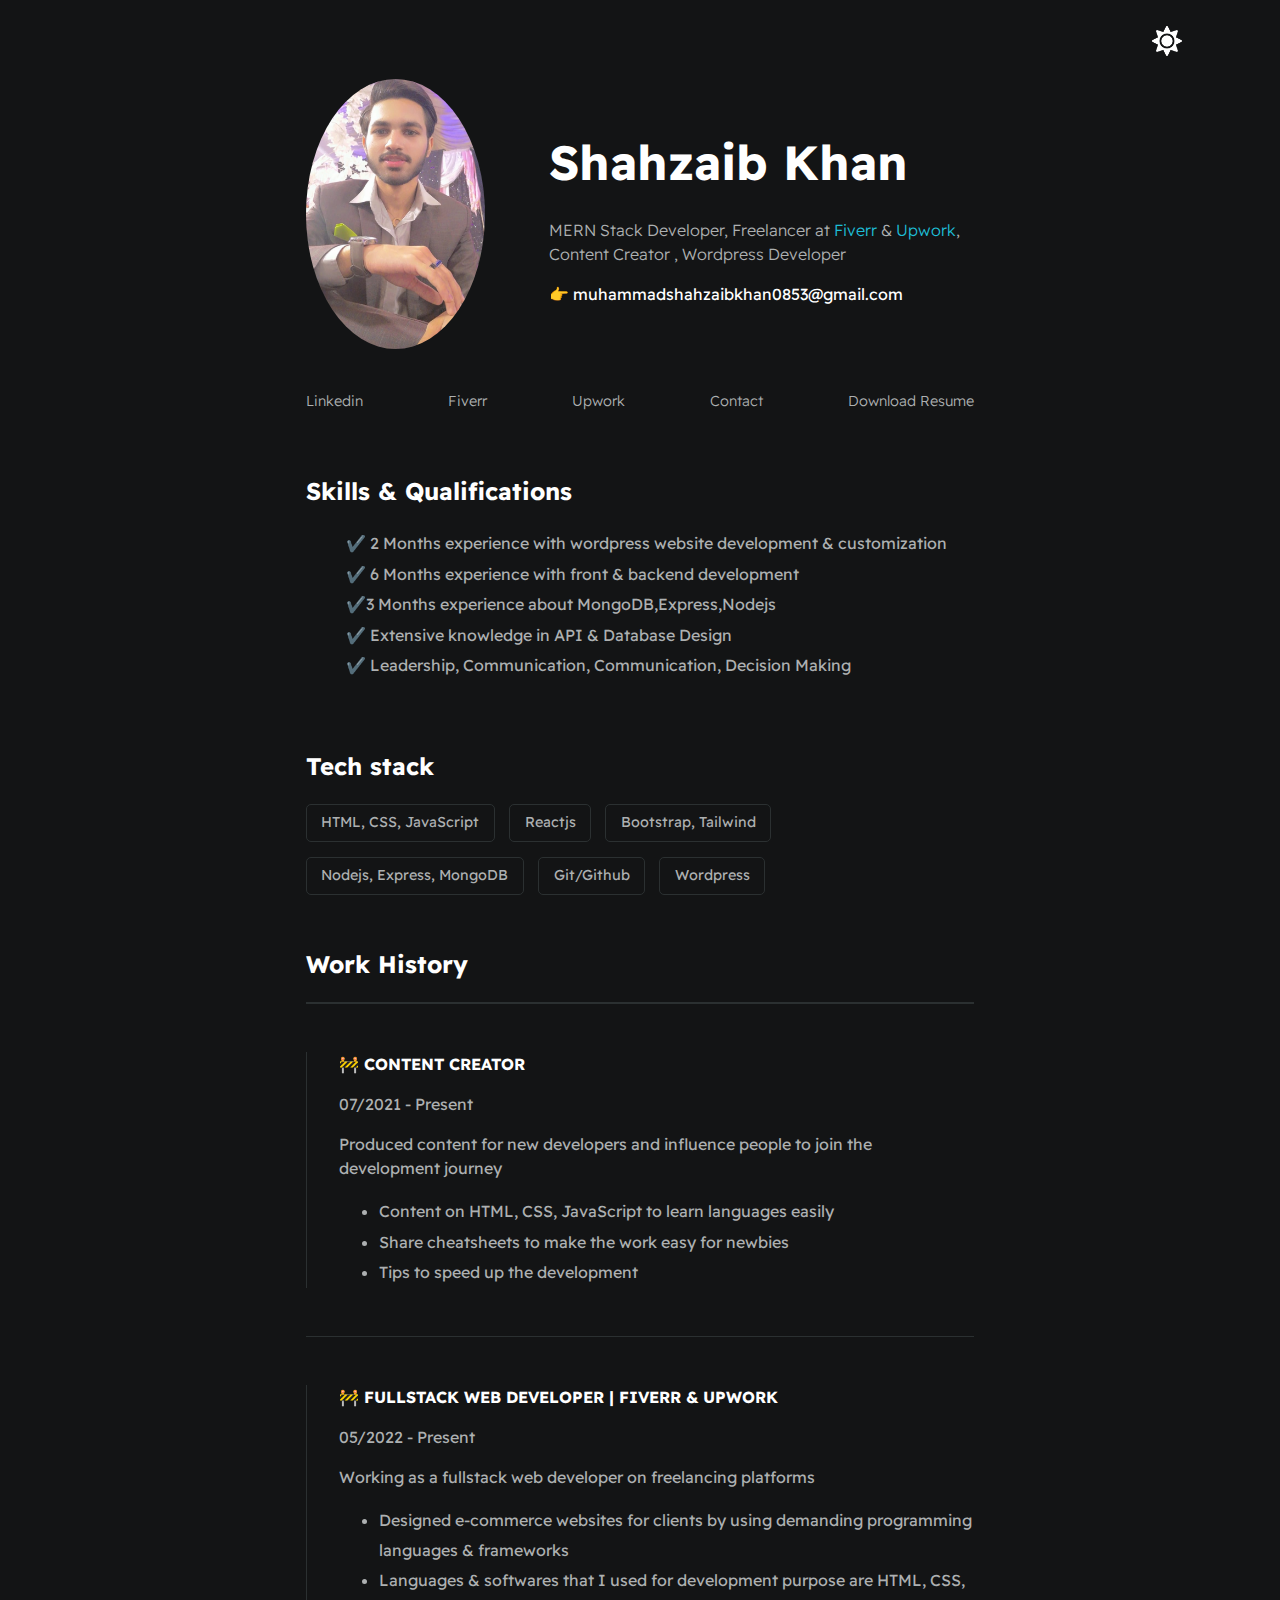
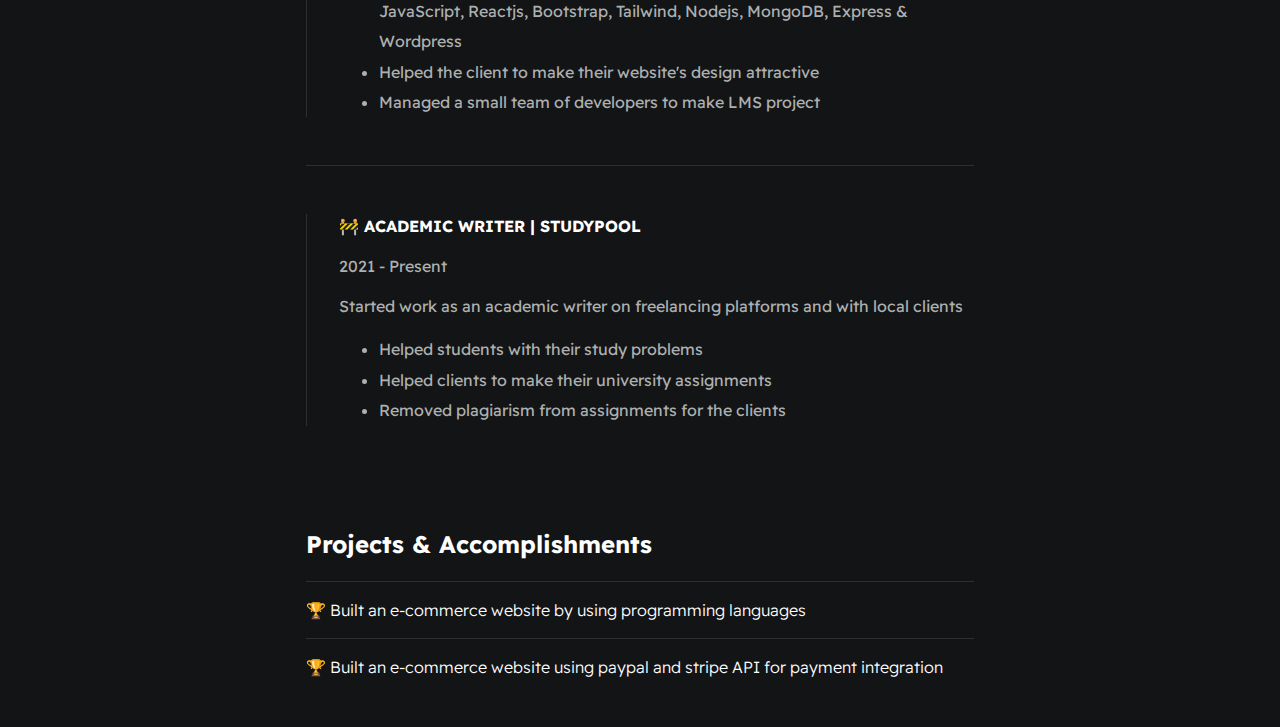
<file: index.html>
<!DOCTYPE html>
<html>

<head>
    <meta charset="utf-8">
    <meta http-equiv="X-UA-Compatible" content="IE=edge">
    <title>Shahzaib Khan</title>
    <meta name="description" content="">
    <meta name="viewport" content="width=device-width, initial-scale=1">

    <link rel="stylesheet" href="./styles/main.css">
</head>

<body>
    <img id="theme-icon" src="./assets/images/sun.png" alt="">


    <div id="container--main">
        <section id="wrapper--hero" class="section--page">
            <img id="profile-pic" src="./profile.JPG">

            <div>
                <h1 id="user-name">Shahzaib Khan</h1>
                <p id="bio">MERN Stack Developer, Freelancer at <a href="https://www.fiverr.com/bepro12"
                        target="_blank">Fiverr</a> & <a href="https://www.upwork.com/freelancers/~01f0949d7df89ab9ed"
                        target="_blank">Upwork</a>, Content Creator    , Wordpress Developer </p>
                <p id="email">👉 muhammadshahzaibkhan0853@gmail.com</p>
            </div>

        </section>

        <section class="section--page">

            <div id="socials--list">
                <a class="socials--list" href="https://www.linkedin.com/in/muhammad-shahzaib-khan-871a2b239/"
                    target="_blank">Linkedin</a>
                    
               
                <a class="socials--list" href="https://www.fiverr.com/shaziprince0853?up_rollout=true" target="_blank">Fiverr</a>
                <a class="socials--list" href="https://www.upwork.com/freelancers/~015f7b431e56e818d6"
                    target="_blank">Upwork</a>
                <a class="socials--list" href="tel:+9234458529" target="_blank">Contact</a>
                <a class="socials--list" href="./assets/Mern Stack cv.pdf" target="_blank">Download Resume</a>
            </div>
        </section>

        <section class="section--page">
            <h2>Skills & Qualifications</h2>
            <ul id="qualifications--list">
                <li>✔️ 2 Months experience with wordpress website development & customization</li>
                <li>✔️ 6 Months experience with front & backend development</li>
                <li>✔️3 Months experience about MongoDB,Express,Nodejs </li>
                <li>✔️ Extensive knowledge in API & Database Design</li>
                <li>✔️ Leadership, Communication, Communication, Decision Making   </li>
            </ul>
        </section>

        <section class="section--page">
            <h2>Tech stack</h2>

            <div id="wrapper--techstack__items">
                <div class="card--techstack"><span>HTML, CSS, JavaScript</span></div>
                <div class="card--techstack"><span>Reactjs</span></div>
                <div class="card--techstack"><span>Bootstrap, Tailwind</span></div>
                <div class="card--techstack"><span>Nodejs, Express, MongoDB</span></div>
                <div class="card--techstack"><span>Git/Github</span></div>
                <div class="card--techstack"><span>Wordpress</span></div>
            </div>
        </section>

        <section id="work-history-wrapper" class="section--page">
            <h2>Work History</h2>

            <div class="line-break"></div>
            <!-- <div class="card--work-history">
                <strong>🚧 WORDPRESS DEVELOPER | MANHANDLE.IN</strong>
                <p>03/2022 - Present</p>
                <p>Worked on making Manhandle's Website as a developer and designer </p>
                <ul>
                    <li>Develop website by using Elementor in short deadline</li>
                    <li>Made website by using client's guidlines and psd design</li>
                    <li>Implement plugins and SEO campaigns to generate more sales </li>
                </ul>
            </div> -->

            <div class="line-break"></div>

            <div class="card--work-history">
                <strong>🚧 CONTENT CREATOR  </strong>
                <p>07/2021 - Present</p>
                <p>Produced content for new developers and influence people to join the development journey</p>
                <ul>
                    <li>Content on HTML, CSS, JavaScript to learn languages easily </li>
                    <li>Share cheatsheets to make the work easy for newbies</li>
                    <li>Tips to speed up the development</li>
                    <!-- <li>Makes regul
                        ar content on Twitter </li> -->
                </ul>
            </div>

            <div class="line-break"></div>

            <div class="card--work-history">
                <strong>🚧 FULLSTACK WEB DEVELOPER | FIVERR & UPWORK </strong>
                <p>05/2022 - Present</p>
                <p>Working as a fullstack web developer on freelancing platforms</p>
                <ul>
                    <li>Designed e-commerce websites for clients by using demanding programming languages & frameworks
                    </li>
                    <li>Languages & softwares that I used for development purpose are HTML, CSS, JavaScript, Reactjs,
                        Bootstrap, Tailwind, Nodejs, MongoDB, Express & Wordpress</li>
                    <li>Helped the client to make their website's design attractive</li>
                    <li>Managed a small team of developers to make LMS project</li>
                </ul>
            </div>

            <div class="line-break"></div>

            <div class="card--work-history">
                <strong>🚧 ACADEMIC WRITER | STUDYPOOL</strong>
                <p>2021 - Present</p>
                <p>Started work as an academic writer on freelancing platforms and with local clients</p>
                <ul>
                    <li>Helped students with their study problems</li>
                    <li>Helped clients to make their university assignments </li>
                    <li>Removed plagiarism from assignments for the clients</li>
                </ul>
            </div>
        </section>

        <section class="section--page">
            <h2>Projects & Accomplishments</h2>

            <div class="card--project">
                <a href="project1.html"><span>🏆 </span>Built an e-commerce website by using programming languages</a>
            </div>

            <div class="card--project">
                <a href="project2.html"><span>🏆 </span>Built an e-commerce website using paypal and stripe API for
                    payment integration</a>
            </div>

            <!-- <div class="card--project">
                <a href="project3.html"><span>🏆 </span>LMS website - open source project</a>
            </div> -->

        </section>

    </div>

    <script src="theme-script.js"></script>

</body>


</html>
</file>
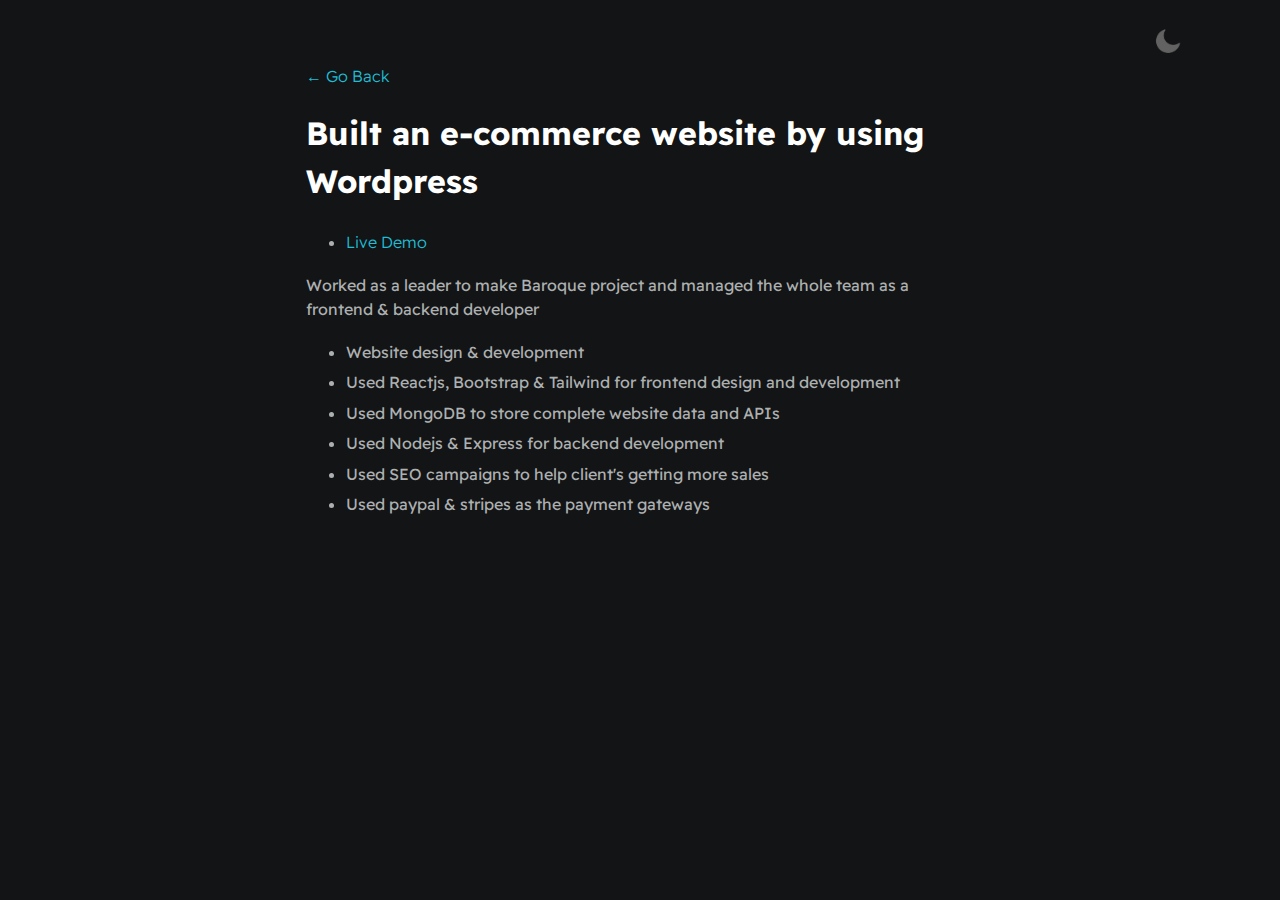
<file: project2.html>
<!DOCTYPE html>
<html>
    <head>
        <meta charset="utf-8">
        <meta http-equiv="X-UA-Compatible" content="IE=edge">
        <title>Shahzaib Khan</title>
        <meta name="description" content="">
        <meta name="viewport" content="width=device-width, initial-scale=1">
        <link rel="stylesheet" href="./styles/main.css">
    </head>
    <body>
    <img id="theme-icon" src="./assets/images/moon.png" alt="">

        <div id="container--main">
            <a href="index.html">&#x2190; Go Back</a>
            <h1>Built an e-commerce website by using Wordpress</h1>

            <ul>
                <li><a href="#">Live Demo</a></li>
            </ul>
        
           <p> Worked as a leader to make Baroque project and managed the whole team as a frontend & backend developer</p>
            <ul>
                <li>Website design & development </li>
                <li>Used Reactjs, Bootstrap & Tailwind for frontend design and development </li>
                <li>Used MongoDB to store complete website data and APIs</li>
                <li>Used Nodejs & Express for backend development</li>
                <li>Used SEO campaigns to help client's getting more sales</li>
                <li>Used paypal & stripes as the payment gateways</li>
            </ul>
        </div>
    <script src="theme-script.js"></script>

    </body>
</html>
</file>
<file: styles/main.css>
@import url('https://fonts.googleapis.com/css2?family=Readex+Pro:wght@300;400;500;600;700&display=swap');

:root{
    --mainTextColor-light:#000;
    --secondaryTextColor-light:rgb(51 51 51);
    --mainLinkColor-light:#0da2b8;
    --mainBorderColor-light:rgb(218, 218, 218);
    --mainBgColor-light:rgb(249, 250,251);

    --mainTextColor-dark:#fff;
    --secondaryTextColor-dark:#adb0b1;
    --mainLinkColor-dark:rgb(30, 190,214);
    --mainBorderColor-dark:#2b3031;
    --mainBgColor-dark:#131415;

    --mainTextColor:var(--mainTextColor-dark);
    --secondaryTextColor:var(--secondaryTextColor-dark);
    --mainLinkColor:var(--mainLinkColor-dark);
    --mainBorderColor:var(--mainBorderColor-dark);
    --mainBgColor:var(--mainBgColor-dark);

}

.dark-theme{

    --mainTextColor:var(--mainTextColor-light);
    --secondaryTextColor:var(--secondaryTextColor-light);
    --mainLinkColor:var(--mainLinkColor-light);
    --mainBorderColor:var(--mainBorderColor-light);
    --mainBgColor:var(--mainBgColor-light);
}

*{
    font-family: 'Readex Pro';
    line-height: 1.5em;
    box-sizing: border-box;
    color: var(--mainTextColor);
}

#theme-icon{
    width: 30px;
    cursor: pointer;
    margin-left: 90%;
    margin-top: 2%;
}

body{
    background-color: var(--mainBgColor);            
}

p, span, li{
    color: var(--secondaryTextColor);
    font-size: 1em;
}

a{
    text-decoration: none;
    color: var(--mainLinkColor);
    font-weight: 500;
}

li{
    line-height: 1.9em;
}

#container--main{
    max-width: 700px;
    margin: 0 auto;
    padding-left: 1em;
    padding-right: 1em;
    padding-bottom: 1em;
}

.section--page{
    padding-top: 1em;
    padding-bottom: 1em;
}

#wrapper--hero{
    display: flex;
    align-items: center;
    gap: 4em;
}

#bio, a{
    font-weight: 300;
}

#user-name{
    font-size: 48px;
    line-height: 1em;
}

#profile-pic{
    width: 300px;
    height: 270px;
    object-fit: cover;
    border-radius: 50%;
}

#email{
    color: var(--mainTextColor);
}

.socials--list{
    line-height: 40px;
}

#socials--list{
    display: flex;
    justify-content: space-between;
    column-gap: 1em;
    flex-wrap: wrap;
}

#socials--list a{
    font-weight: 300;
    color: var(--secondaryTextColor);
    font-size: 0.9em;
    transition: 0.3s;
}

#socials--list a:hover{
    font-weight: 100;
    color: var(--mainLinkColor);
    font-size: 0.9em;
}

#qualifications--list{
    list-style: none;
}

#wrapper--techstack__items{
    display: flex;
    flex-wrap: wrap;
    gap: 1em;
    font-size: 0.9em;
}

.card--techstack{
    border: 1px solid var(--mainBorderColor);
    border-radius: 5px;
    padding: 0.5em 1em;
    align-items: center;
}

.card--project{
    padding-top: 1em;
    padding-bottom: 1em;
    border-top: 1px solid var(--mainBorderColor);
}

.card--project a{
    color: var(--mainTextColor);

    transition: 0.3s;
}

.card--project a:hover{
    color: rgb(30, 190,214);

}

.card--work-history{
    border-left: 1px solid var(--mainBorderColor);
    margin-top: 3em;
    margin-bottom: 3em;
    padding-left: 2em;
}

.line-break{
    background-color: var(--mainBorderColor);
    height: 1px;
}


@media(max-width:600px){

    .section--page{
        padding-top: 1em;
        padding-bottom: 1em;
    }

    #wrapper--hero{
        display: flex;
        align-items: center;
        gap: 1em;
    }

    #profile-pic{
        width: 300px;
        height: 300px;
    }

    #wrapper--hero{
        flex-direction: column;
    }

    .card--work-history{
        border-left: none;
        padding-left: 0;
    }
}

/* Toast */

body,
html {
  margin: 0;
  padding: 0;
  font-family: "Inter", Arial, sans-serif;
}
* {
  box-sizing: border-box;
}

.wrapper {
  height: 100vh;
  display: flex;
  justify-content: center;
  align-items: center;
  flex-direction: column;
  background-color: black;
}

.heading {
  color: white;
  font-size: 40px;
  font-weight: 600;
}

.button {
  padding: 15px 30px;
  background-color: aliceblue;
  color: black;
  border: 1px solid red;
  border-radius: 5px;
  margin-right: 10px;
  font-size: 20px;
  font-weight: 600;
}

.button:hover {
  background-color: grey;
}
</file>
